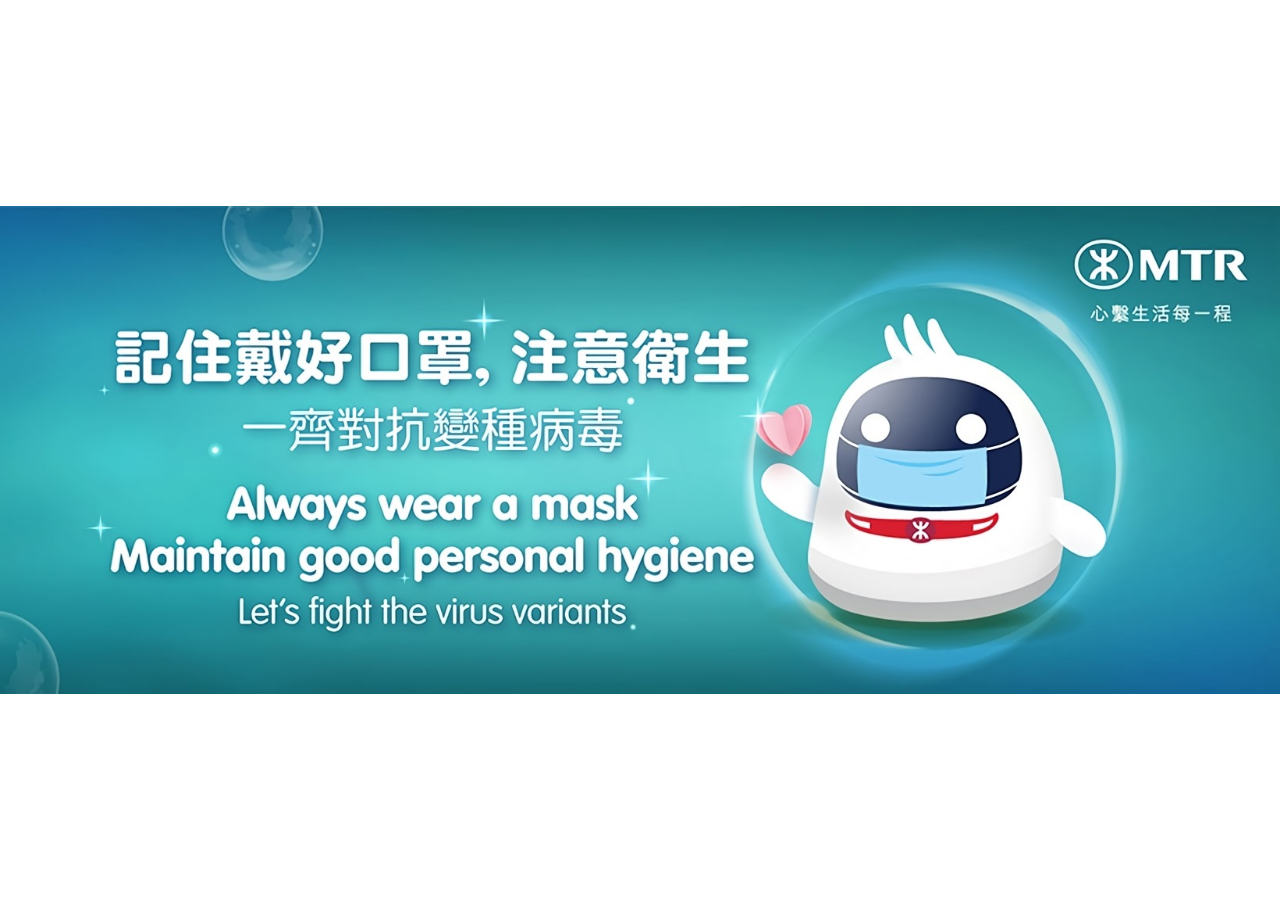
<file: promo/0.html>
<!DOCTYPE html>
<meta name="viewport" content="width=device-width, initial-scale=1.0" />
<html lang="en">

<head>
    <meta charset="UTF-8">
</head>

<body style="overflow: hidden;">
    <img id="ad" frameborder=0 style="position: absolute;top:0;left:0;right:0;bottom:0;text-align: center;margin:auto;object-fit: contain;width: 100%;height:100%;" src="./0.jpg">
</body>

</html>
</file>
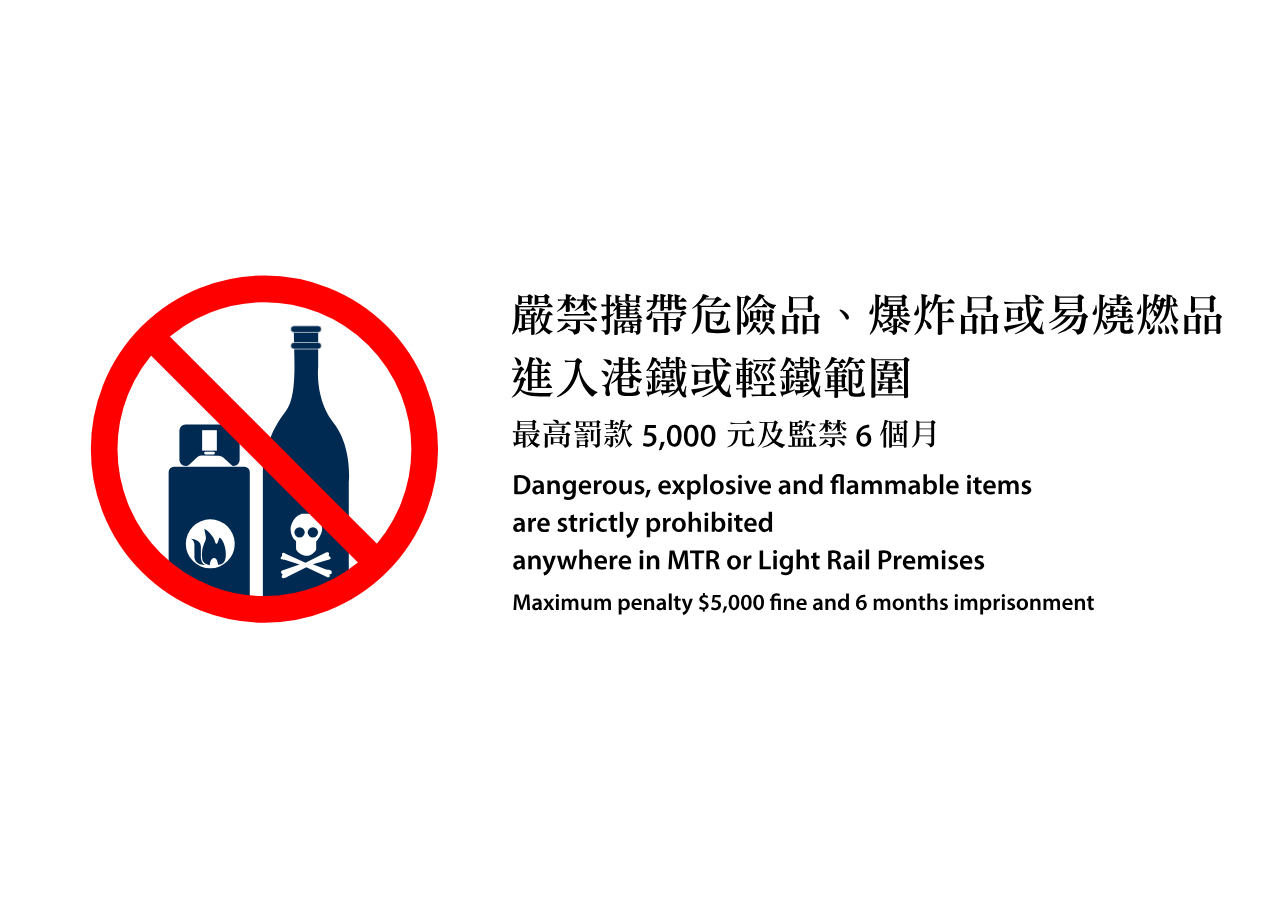
<file: promo/1.html>
<!DOCTYPE html>
<meta name="viewport" content="width=device-width, initial-scale=1.0" />
<html lang="en">

<head>
    <meta charset="UTF-8">
</head>

<body style="overflow: hidden;margin:0;padding:0;background-color:white;">
    <img id="ad" frameborder=0 style="position: absolute;top:0;left:0;right:0;bottom:0;text-align: center;margin:auto;object-fit: contain;width: 100%;height:100%;" src="./1.svg">
</body>

</html>
</file>
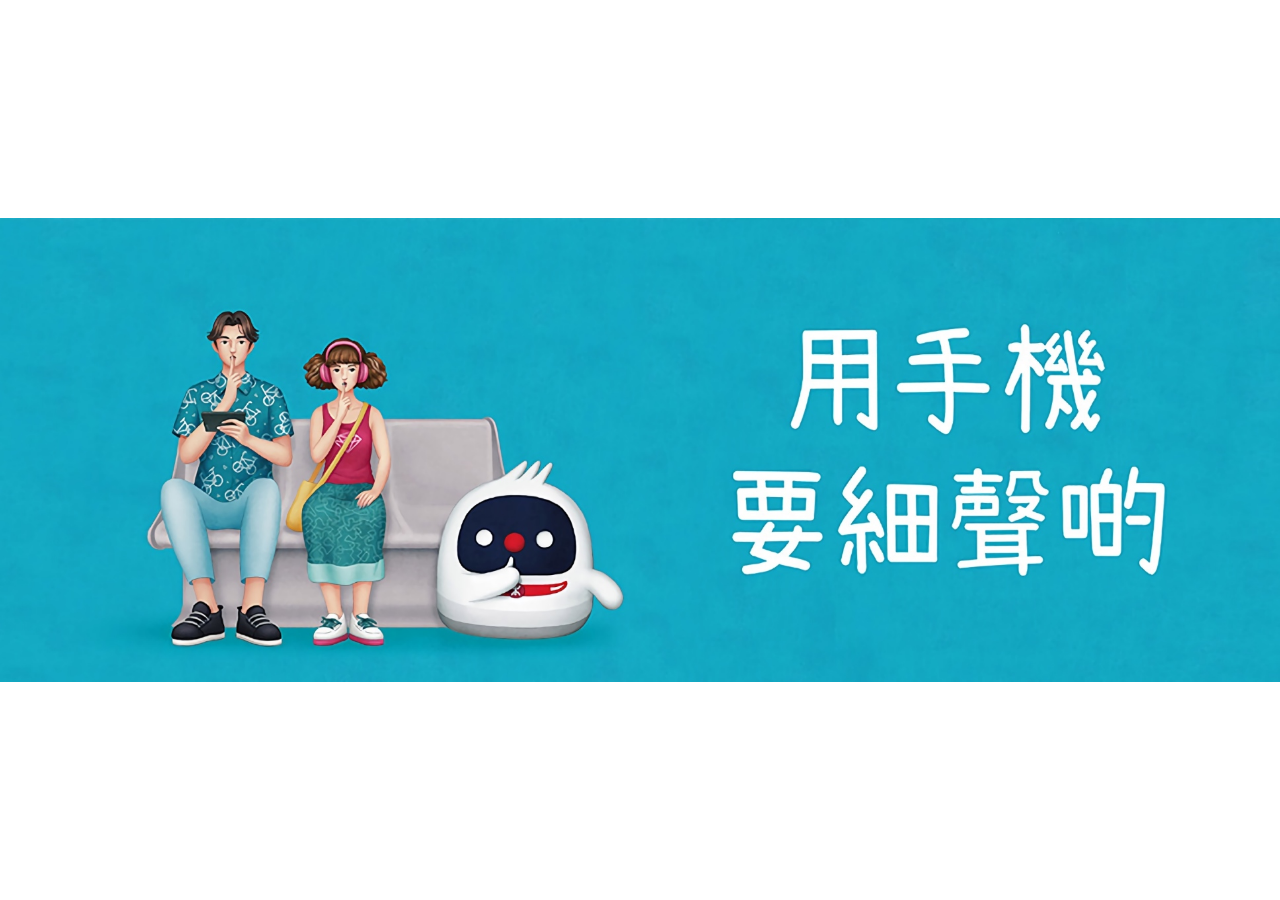
<file: promo/2.html>
<!DOCTYPE html>
<meta name="viewport" content="width=device-width, initial-scale=1.0" />
<html lang="en">

<head>
    <meta charset="UTF-8">
</head>

<body style="overflow: hidden;">
    <img id="ad" frameborder=0 style="position: absolute;top:0;left:0;right:0;bottom:0;text-align: center;margin:auto;object-fit: contain;width: 100%;height:100%;" src="./2.jpg">
</body>

</html>
</file>
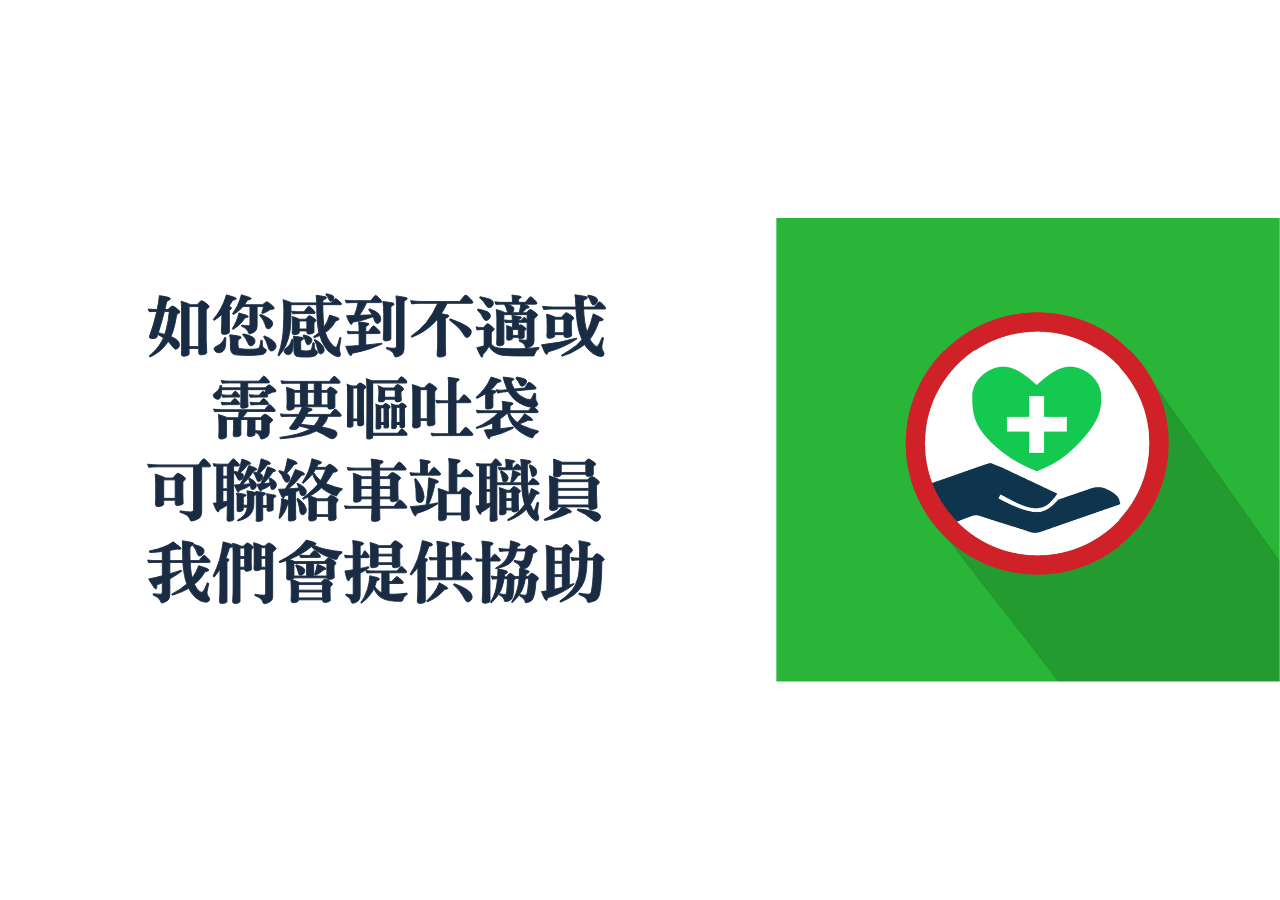
<file: promo/3.html>
<!DOCTYPE html>
<meta name="viewport" content="width=device-width, initial-scale=1.0" />
<html lang="en">

<head>
    <meta charset="UTF-8">
</head>

<body style="overflow: hidden;margin:0;padding:0">
    <img id="ad" frameborder=0 style="position: absolute;top:0;left:0;right:0;bottom:0;text-align: center;margin:auto;object-fit: contain;width: 100%;height:100%;" src="./3.svg">
</body>

</html>
</file>
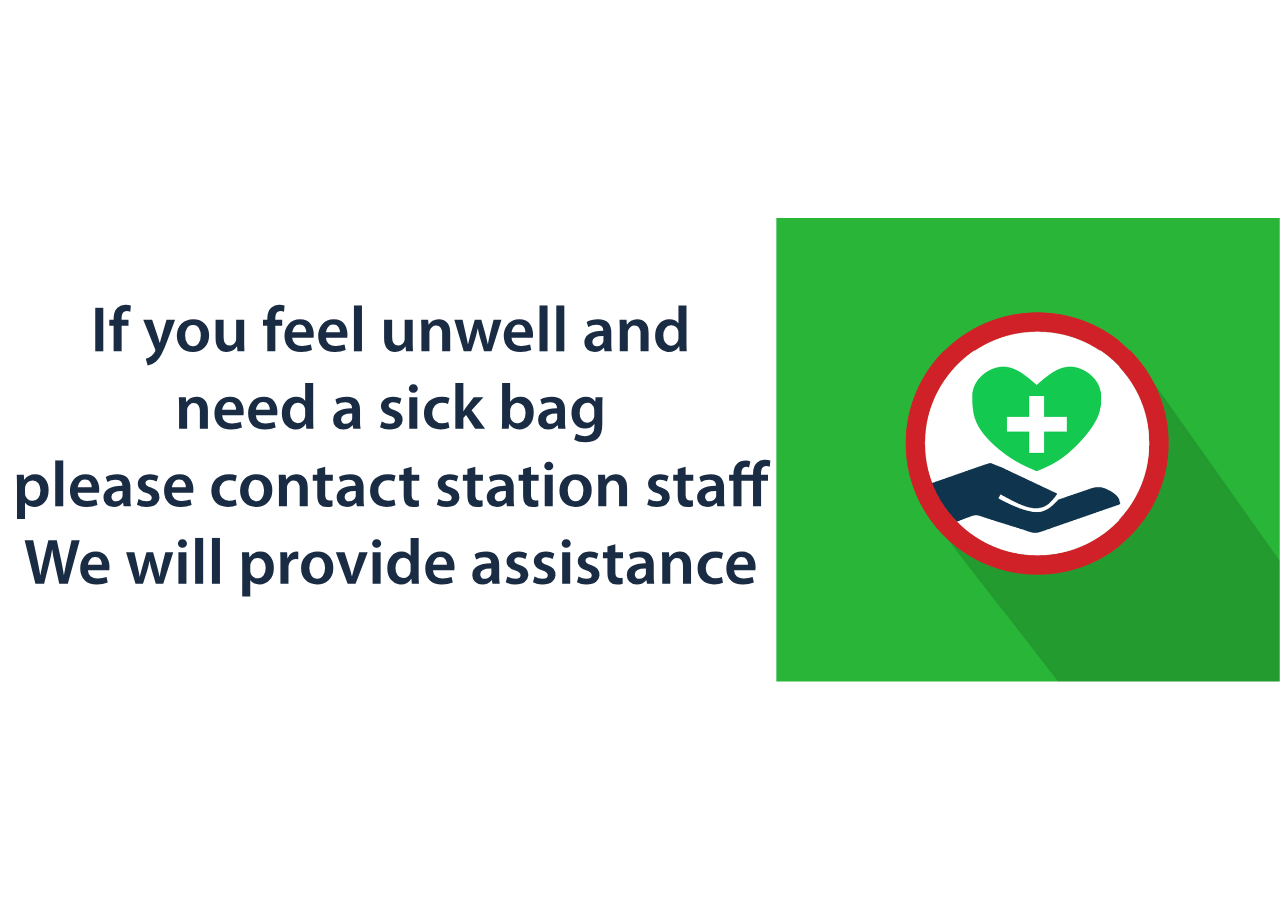
<file: promo/4.html>
<!DOCTYPE html>
<meta name="viewport" content="width=device-width, initial-scale=1.0" />
<html lang="en">

<head>
    <meta charset="UTF-8">
</head>

<body style="overflow: hidden;margin:0;padding:0">
    <img id="ad" frameborder=0 style="position: absolute;top:0;left:0;right:0;bottom:0;text-align: center;margin:auto;object-fit: contain;width: 100%;height:100%;" src="./4.svg">
</body>

</html>
</file>
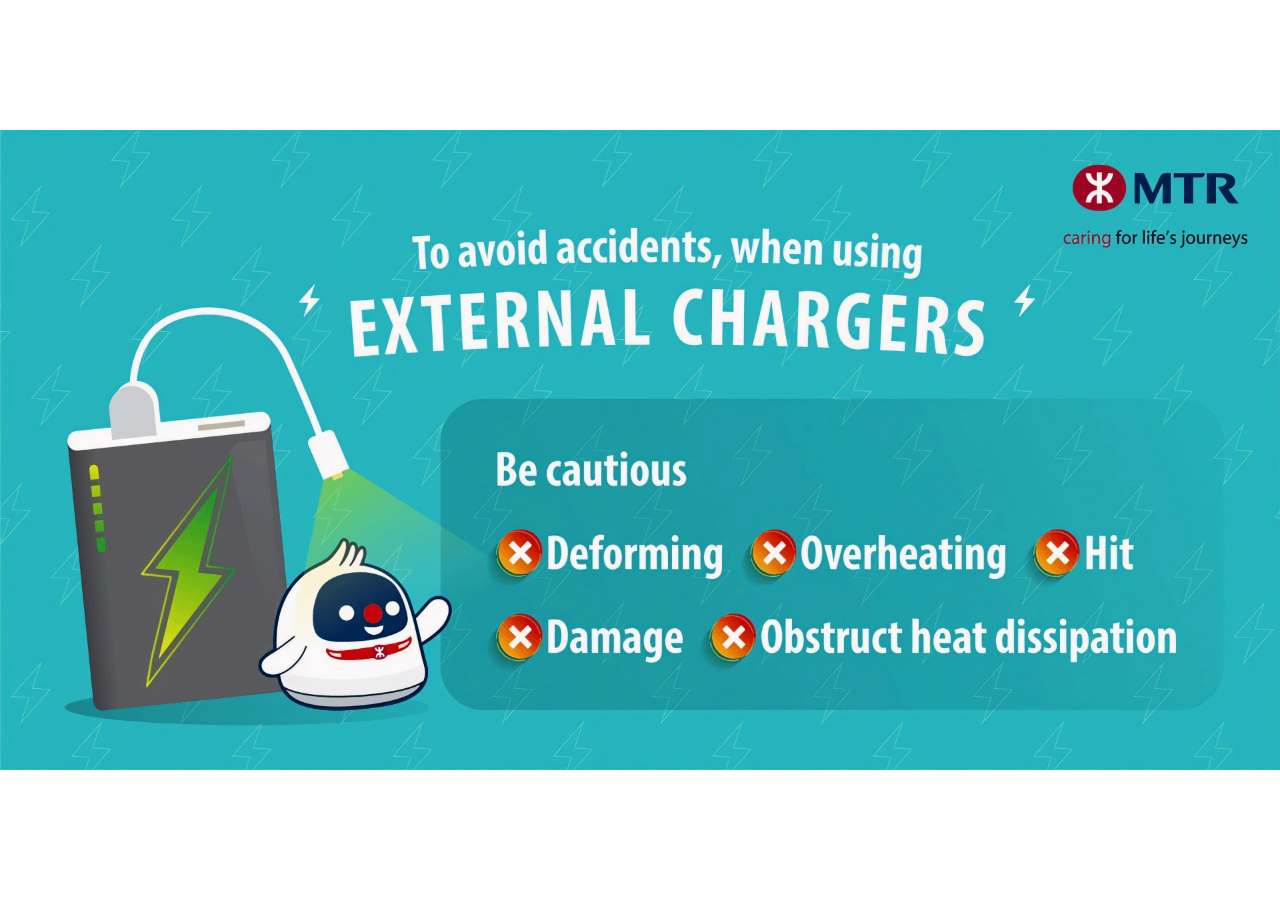
<file: promo/5.html>
<!DOCTYPE html>
<meta name="viewport" content="width=device-width, initial-scale=1.0" />
<html lang="en">

<head>
    <meta charset="UTF-8">
</head>

<body style="overflow: hidden;">
    <img id="ad" frameborder=0 style="position: absolute;top:0;left:0;right:0;bottom:0;text-align: center;margin:auto;object-fit: contain;width: 100%;height:100%;" src="./5.png">
</body>

</html>
</file>
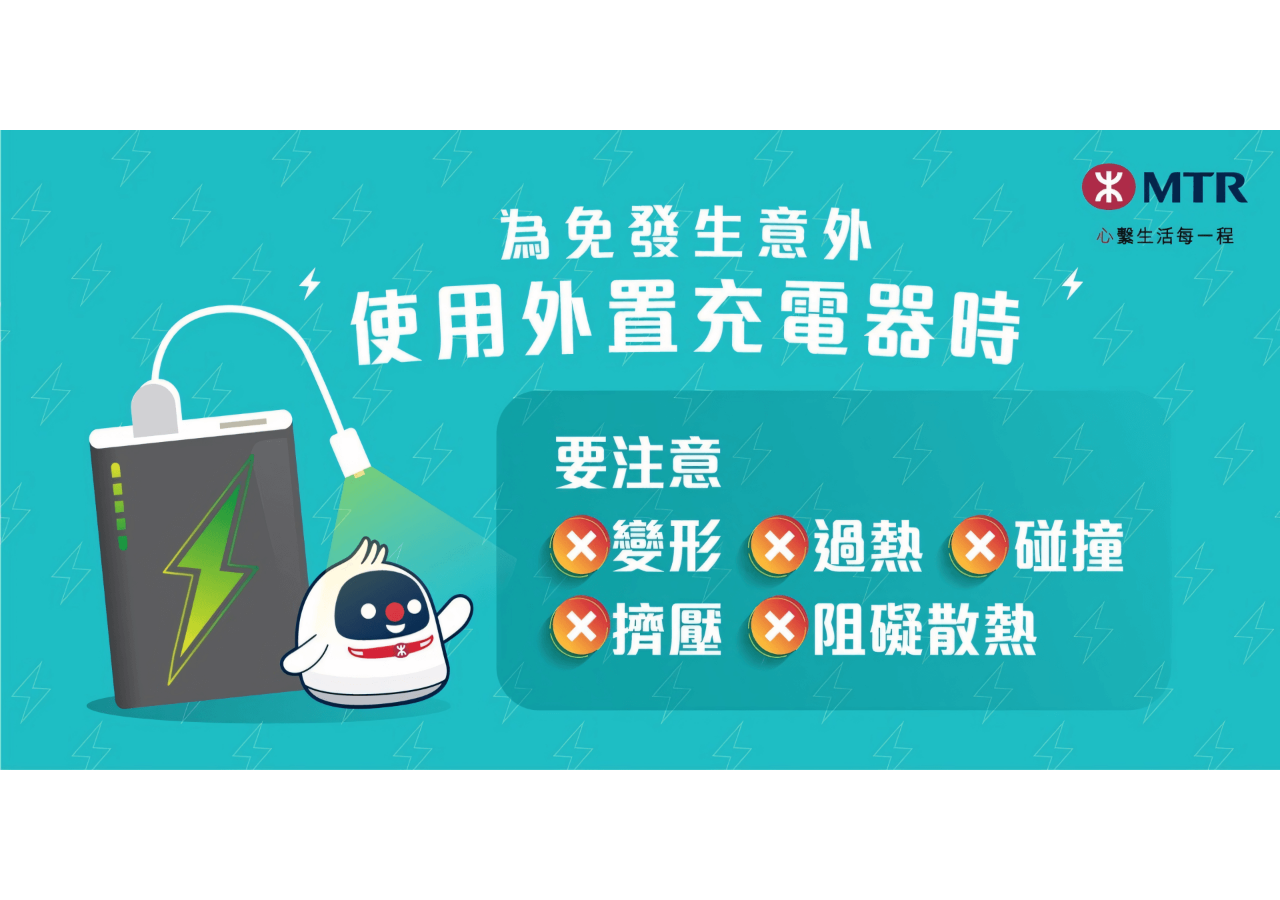
<file: promo/6.html>
<!DOCTYPE html>
<meta name="viewport" content="width=device-width, initial-scale=1.0" />
<html lang="en">

<head>
    <meta charset="UTF-8">
</head>

<body style="overflow: hidden;">
    <img id="ad" frameborder=0 style="position: absolute;top:0;left:0;right:0;bottom:0;text-align: center;margin:auto;object-fit: contain;width: 100%;height:100%;" src="./6.png">
</body>

</html>
</file>
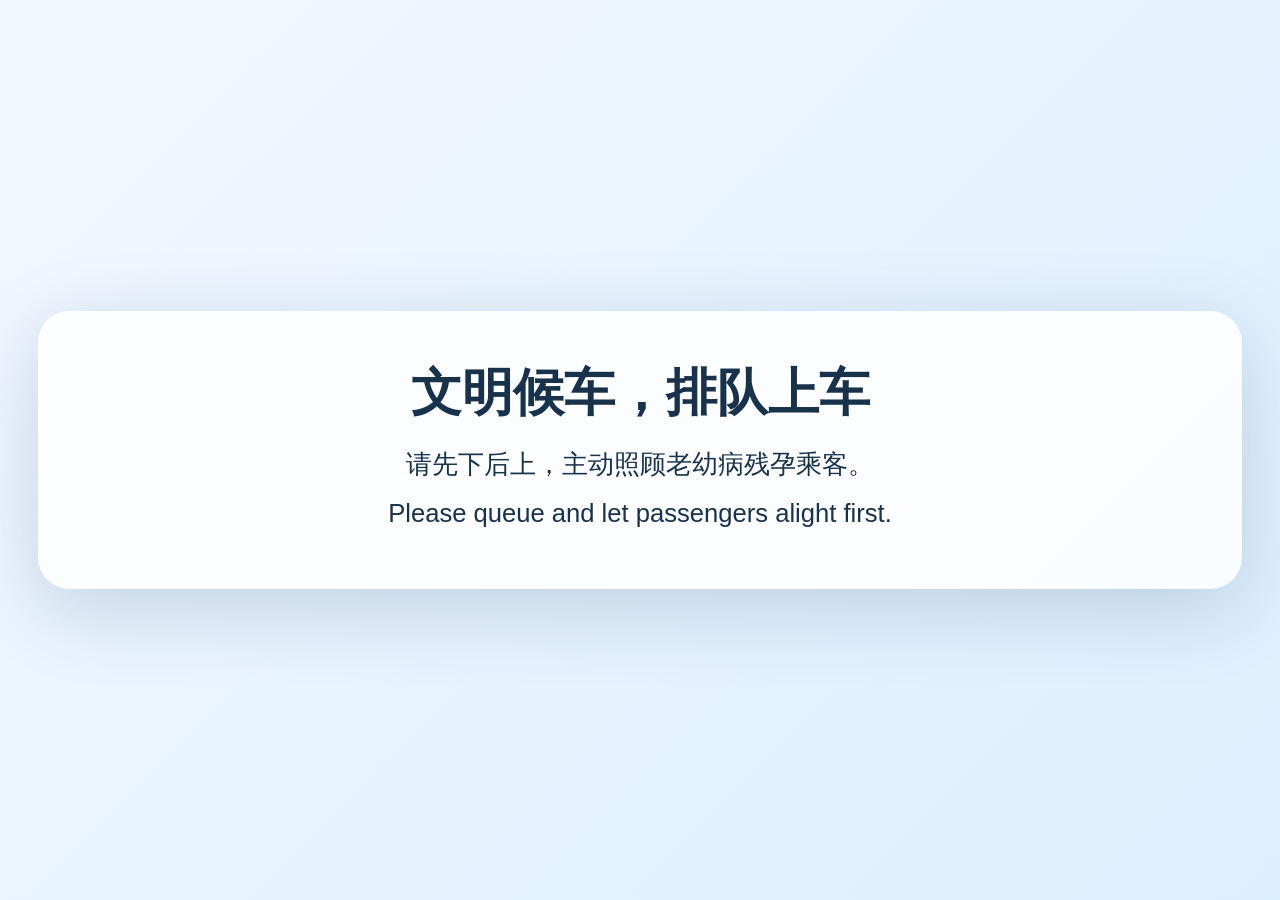
<file: promo/bus_tip_1.html>
<!DOCTYPE html>
<html lang="zh-CN">
<head>
  <meta charset="UTF-8">
  <meta name="viewport" content="width=device-width, initial-scale=1.0">
  <title>Bus Tip 1</title>
  <style>
    body {
      margin: 0;
      min-height: 100vh;
      display: grid;
      place-items: center;
      background: linear-gradient(135deg, #f2f8ff 0%, #dcefff 100%);
      color: #18324b;
      font-family: "Noto Sans", "Noto Serif SC", sans-serif;
    }

    .card {
      width: min(84vw, 1100px);
      padding: 3rem 4rem;
      border-radius: 2rem;
      background: rgba(255, 255, 255, 0.85);
      box-shadow: 0 20px 80px rgba(15, 54, 92, 0.18);
      text-align: center;
    }

    h1 {
      margin: 0 0 1rem;
      font-size: clamp(2rem, 4vw, 3.5rem);
    }

    p {
      margin: 0.5rem 0;
      font-size: clamp(1.1rem, 2vw, 2rem);
      line-height: 1.6;
    }
  </style>
</head>
<body>
  <div class="card">
    <h1>文明候车，排队上车</h1>
    <p>请先下后上，主动照顾老幼病残孕乘客。</p>
    <p>Please queue and let passengers alight first.</p>
  </div>
</body>
</html>
</file>
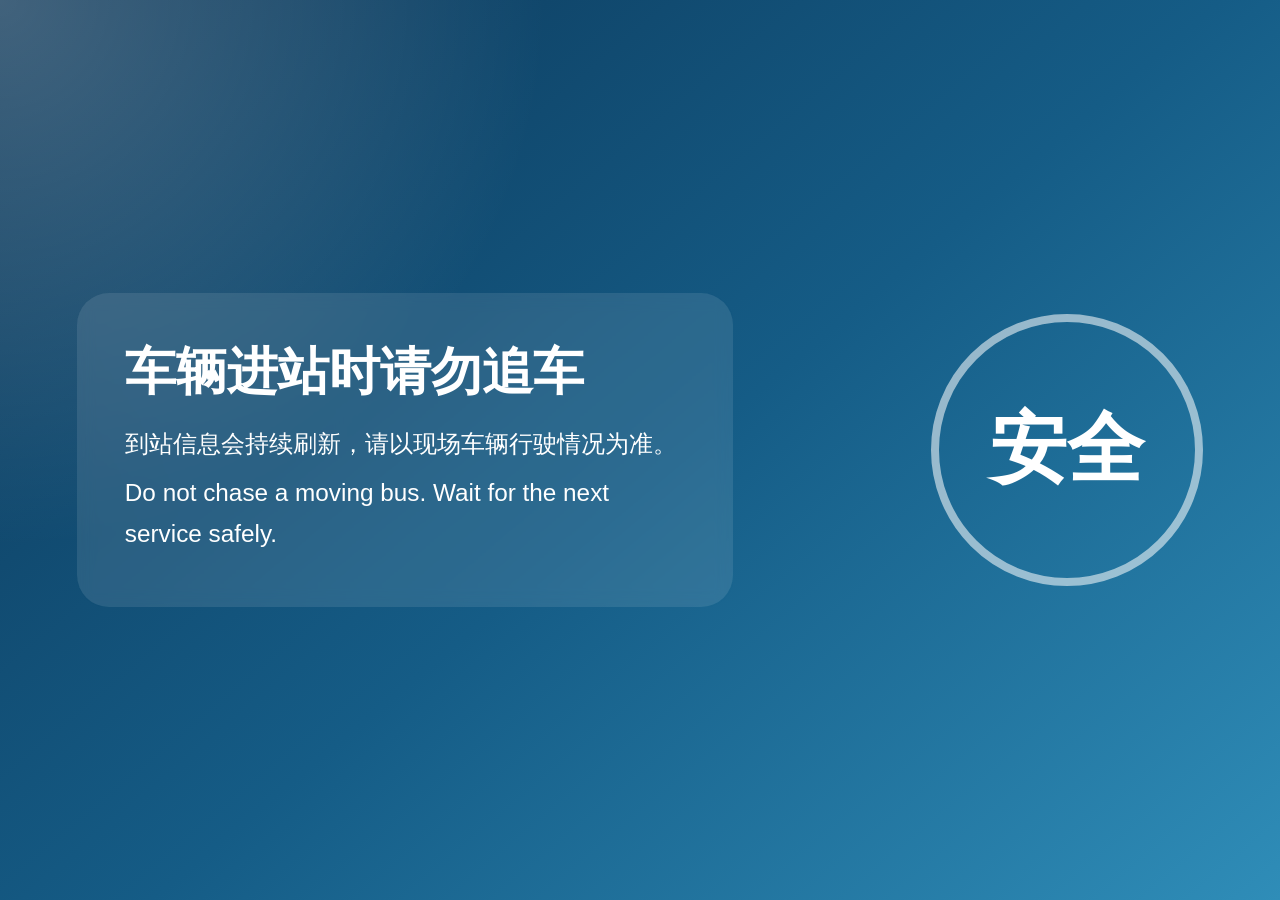
<file: promo/bus_tip_2.html>
<!DOCTYPE html>
<html lang="zh-CN">
<head>
  <meta charset="UTF-8">
  <meta name="viewport" content="width=device-width, initial-scale=1.0">
  <title>Bus Tip 2</title>
  <style>
    body {
      margin: 0;
      min-height: 100vh;
      display: grid;
      place-items: center;
      background:
        radial-gradient(circle at top left, rgba(255, 255, 255, 0.22), transparent 35%),
        linear-gradient(140deg, #0c3657 0%, #155c86 52%, #2f8db8 100%);
      color: #fff;
      font-family: "Noto Sans", "Noto Serif SC", sans-serif;
    }

    .content {
      width: min(88vw, 1180px);
      display: grid;
      grid-template-columns: 1.2fr 0.8fr;
      gap: 2rem;
      align-items: center;
    }

    .panel {
      padding: 2.8rem 3rem;
      border-radius: 2rem;
      background: rgba(255, 255, 255, 0.1);
      backdrop-filter: blur(8px);
    }

    h1 {
      margin: 0 0 1rem;
      font-size: clamp(2rem, 4vw, 3.4rem);
    }

    p {
      margin: 0.5rem 0;
      font-size: clamp(1rem, 1.9vw, 1.9rem);
      line-height: 1.7;
    }

    .badge {
      justify-self: end;
      width: clamp(160px, 20vw, 260px);
      aspect-ratio: 1;
      display: grid;
      place-items: center;
      border-radius: 50%;
      border: 8px solid rgba(255, 255, 255, 0.55);
      font-size: clamp(2.5rem, 6vw, 5rem);
      font-weight: 700;
    }
  </style>
</head>
<body>
  <div class="content">
    <div class="panel">
      <h1>车辆进站时请勿追车</h1>
      <p>到站信息会持续刷新，请以现场车辆行驶情况为准。</p>
      <p>Do not chase a moving bus. Wait for the next service safely.</p>
    </div>
    <div class="badge">安全</div>
  </div>
</body>
</html>
</file>
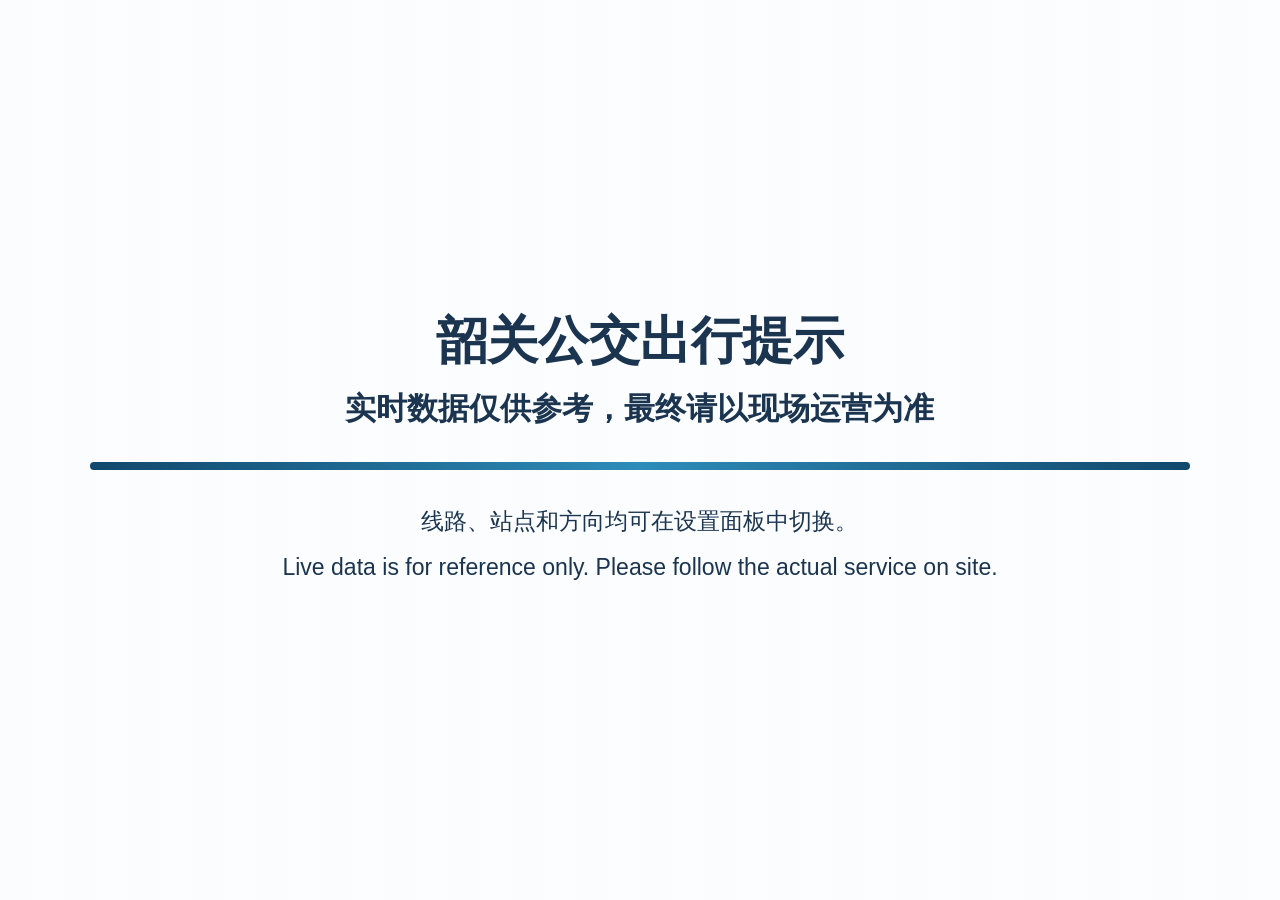
<file: promo/bus_tip_3.html>
<!DOCTYPE html>
<html lang="zh-CN">
<head>
  <meta charset="UTF-8">
  <meta name="viewport" content="width=device-width, initial-scale=1.0">
  <title>Bus Tip 3</title>
  <style>
    body {
      margin: 0;
      min-height: 100vh;
      display: grid;
      place-items: center;
      background:
        linear-gradient(0deg, rgba(255, 255, 255, 0.85), rgba(255, 255, 255, 0.85)),
        repeating-linear-gradient(90deg, #dfeaf5 0, #dfeaf5 32px, #eef4fb 32px, #eef4fb 64px);
      color: #1b3550;
      font-family: "Noto Sans", "Noto Serif SC", sans-serif;
    }

    .wrap {
      width: min(86vw, 1120px);
      text-align: center;
    }

    h1 {
      margin: 0;
      font-size: clamp(2.2rem, 4vw, 3.8rem);
    }

    h2 {
      margin: 0.75rem 0 0;
      font-size: clamp(1.4rem, 2.4vw, 2.2rem);
      font-weight: 600;
    }

    .rule {
      width: 100%;
      height: 0.5rem;
      margin: 2rem 0;
      border-radius: 999px;
      background: linear-gradient(90deg, #11486d, #2d8cb9, #11486d);
    }

    p {
      margin: 0.4rem 0;
      font-size: clamp(1rem, 1.8vw, 1.8rem);
      line-height: 1.7;
    }
  </style>
</head>
<body>
  <div class="wrap">
    <h1>韶关公交出行提示</h1>
    <h2>实时数据仅供参考，最终请以现场运营为准</h2>
    <div class="rule"></div>
    <p>线路、站点和方向均可在设置面板中切换。</p>
    <p>Live data is for reference only. Please follow the actual service on site.</p>
  </div>
</body>
</html>
</file>
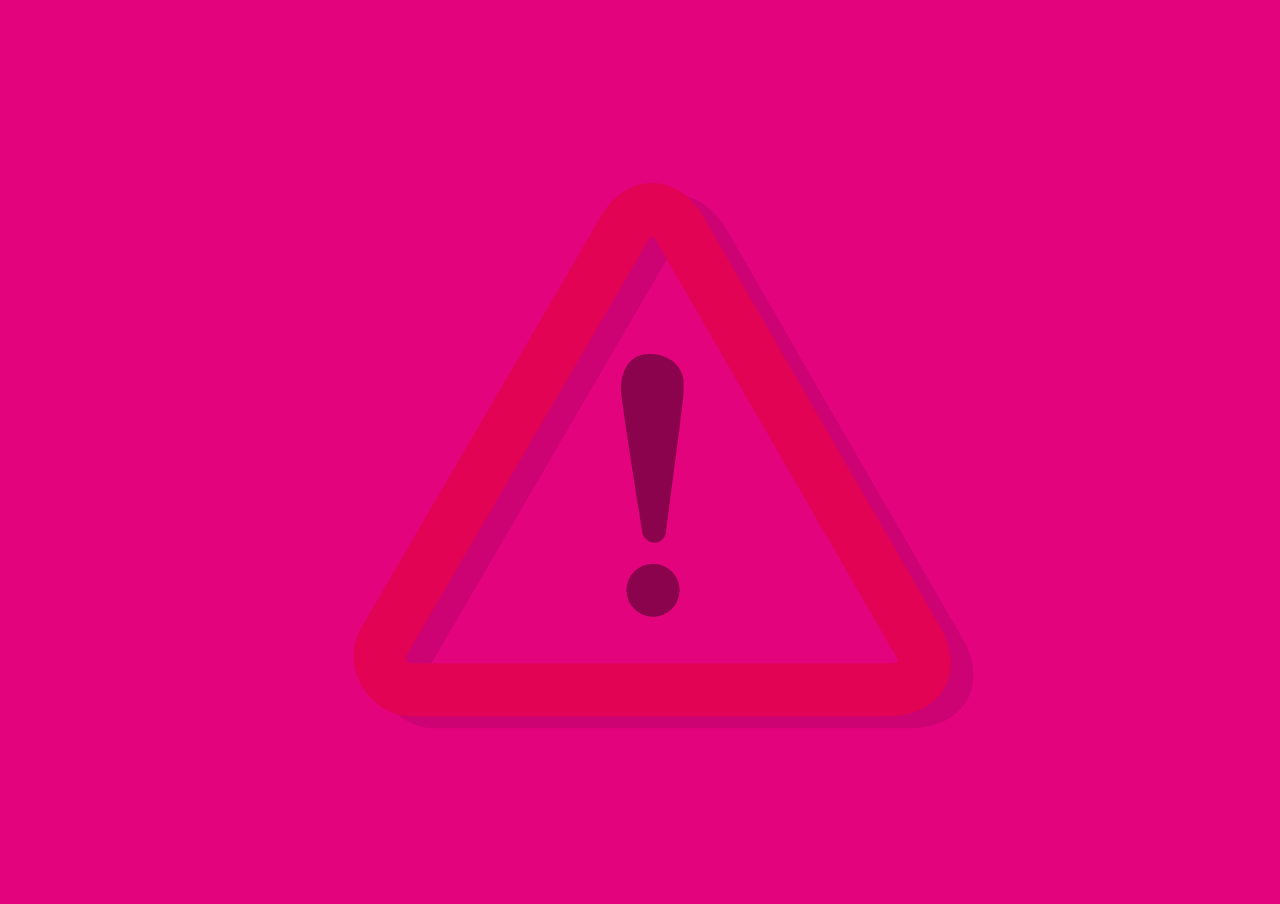
<file: promo/emergency.html>
<!DOCTYPE html>
<html>
    <body>
        <img src="emergency.svg">
    </body>
    <style>
        html,body {
            margin: 0;
            padding: 0;
            background: #E3037D;
            overflow: hidden;
        }
        img {
            width: 100%;
            height: 100vh;
        }
    </style>
    
</html>
</file>
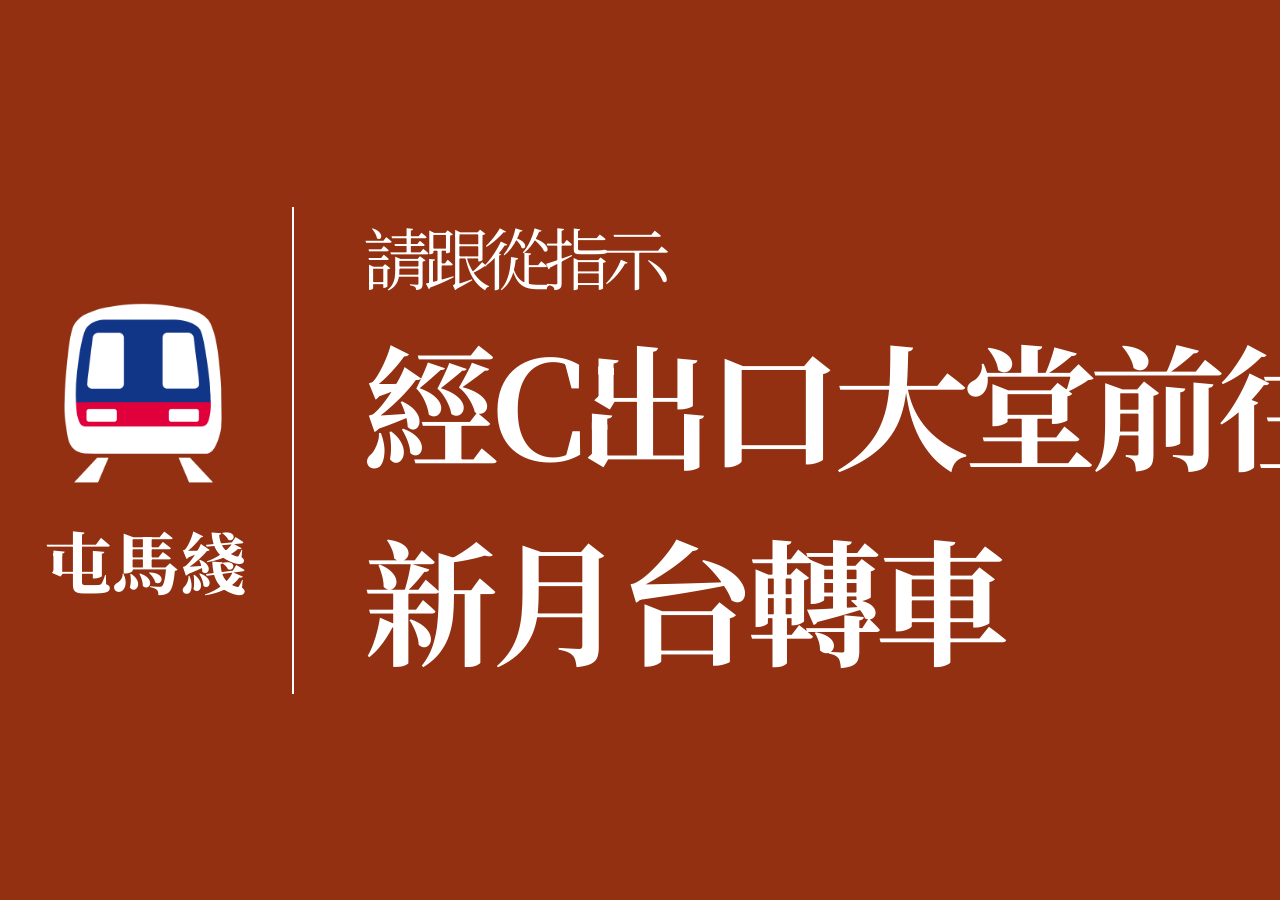
<file: promo/HUH_TML.html>
<!DOCTYPE html>
<meta name="viewport" content="width=device-width, initial-scale=1.0" />
<html lang="en">

<head>
    <meta charset="UTF-8">
    <link rel="preconnect" href="https://fonts.googleapis.com">
    <link rel="preconnect" href="https://fonts.gstatic.com" crossorigin>
    <link href="https://fonts.googleapis.com/css2?family=Noto+Serif+SC:wght@700&family=Noto+Serif+TC:wght@400;700&display=swap" rel="stylesheet">
</head>

<body style="overflow: hidden;background-color: #923011">
    <table id="content">
        <tr>
            <td width="30%">
                <div id="left">
                    <img src="train.png">
                    <p class="linename">屯馬綫</p>
                </div>
            </td>
            <td>
                <div id="right" style="border-left: 2px solid white;">
                    <p>請跟從指示</p>
                    <h1>經C出口大堂前往</h1>
                    <h1>新月台轉車</h1>
                </div>
            </td>
        </tr>
    </table>
</body>

<style>
    h1,
    h2,
    h3,
    h4,
    h5,
    h6,
    p {
        padding: 0;
        margin: 0;
    }
    
    body {
        font-family: "Noto Serif TC";
        color: white;
        white-space: nowrap;
        font-size: calc(2.2 * (1vw + 1vh + 1vmin));
        margin: 0;
        padding: 0;
    }
    
    img {
        width: 70%;
    }
    
    #left {
        text-align: center;
    }
    
    #right {
        display: inline-block;
        padding: 0px 7% 0px 7%;
        letter-spacing: -8px;
    }
    
    .linename {
        font-family: "Noto Serif TC", "Noto Serif SC";
        font-weight: 800;
    }
    
    #content {
        position: absolute;
        width: 100%;
        height: 100%;
    }
</style>

</html>
</file>
